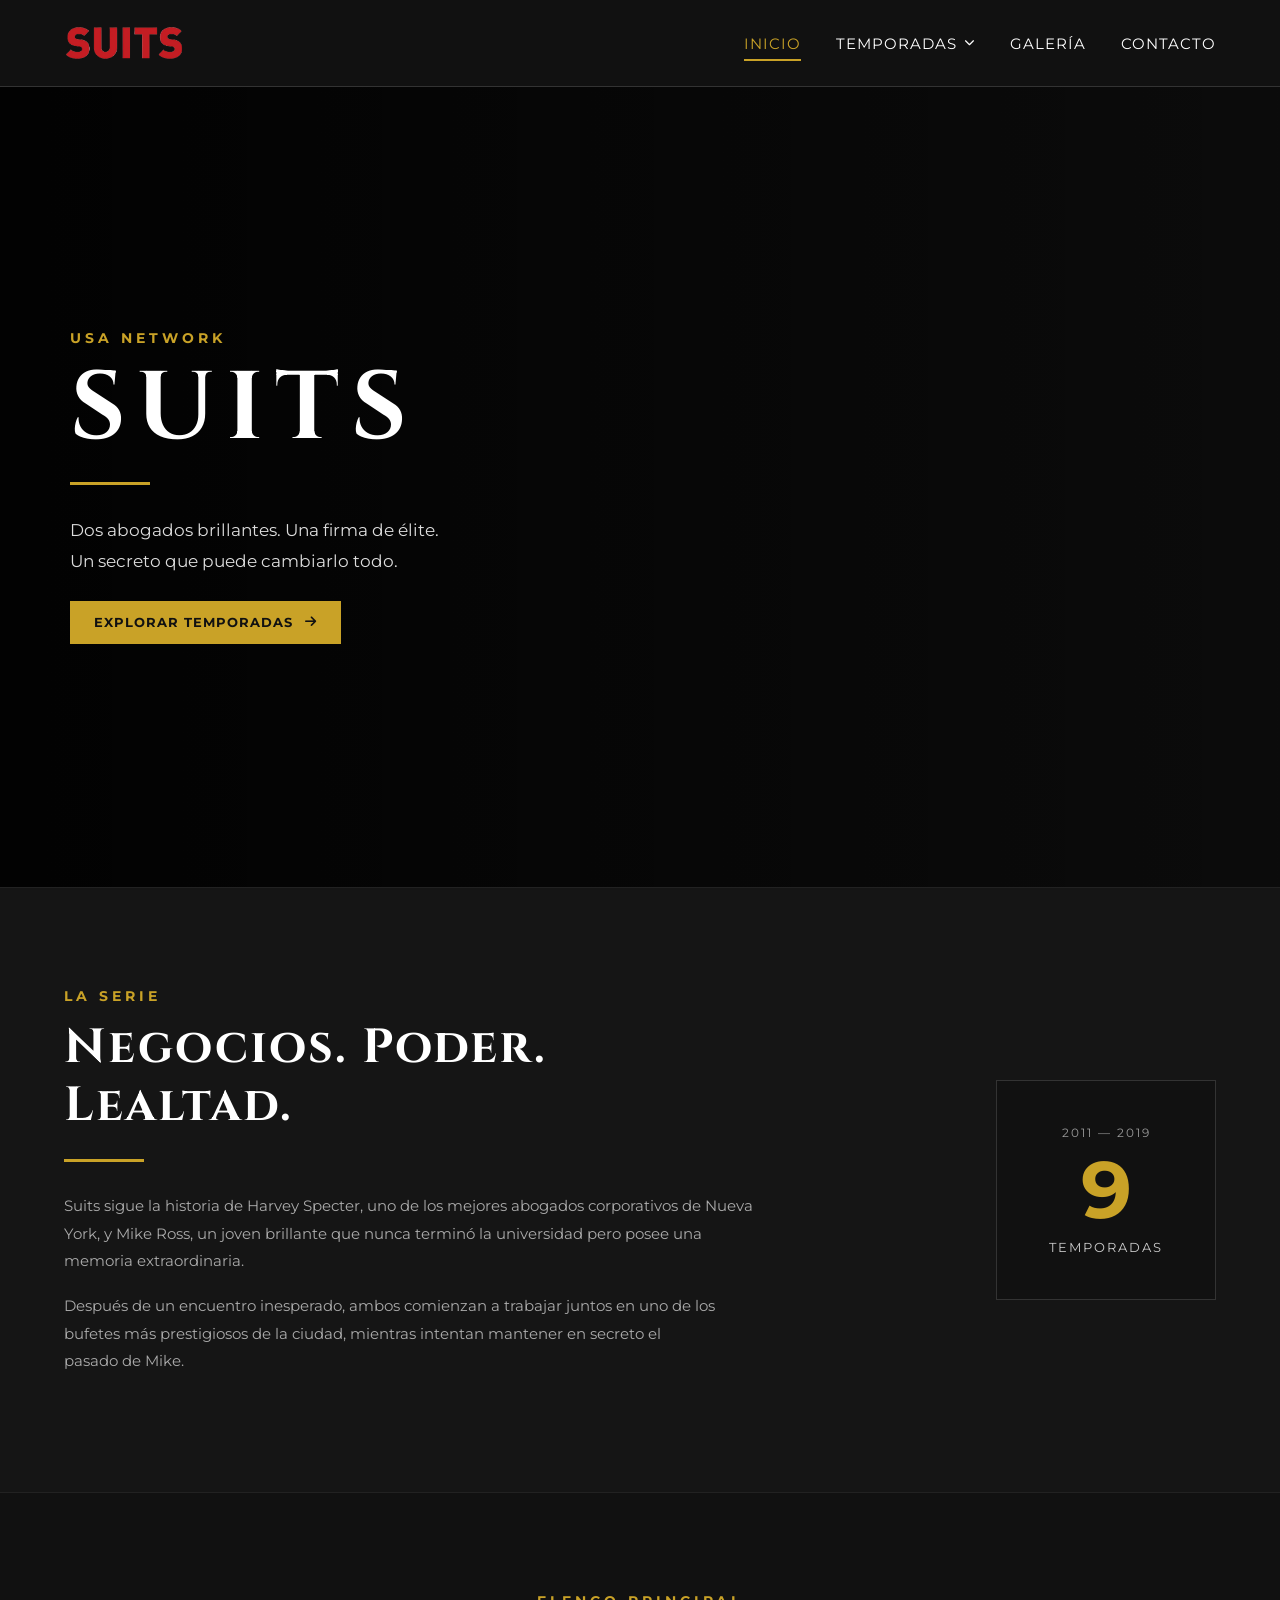
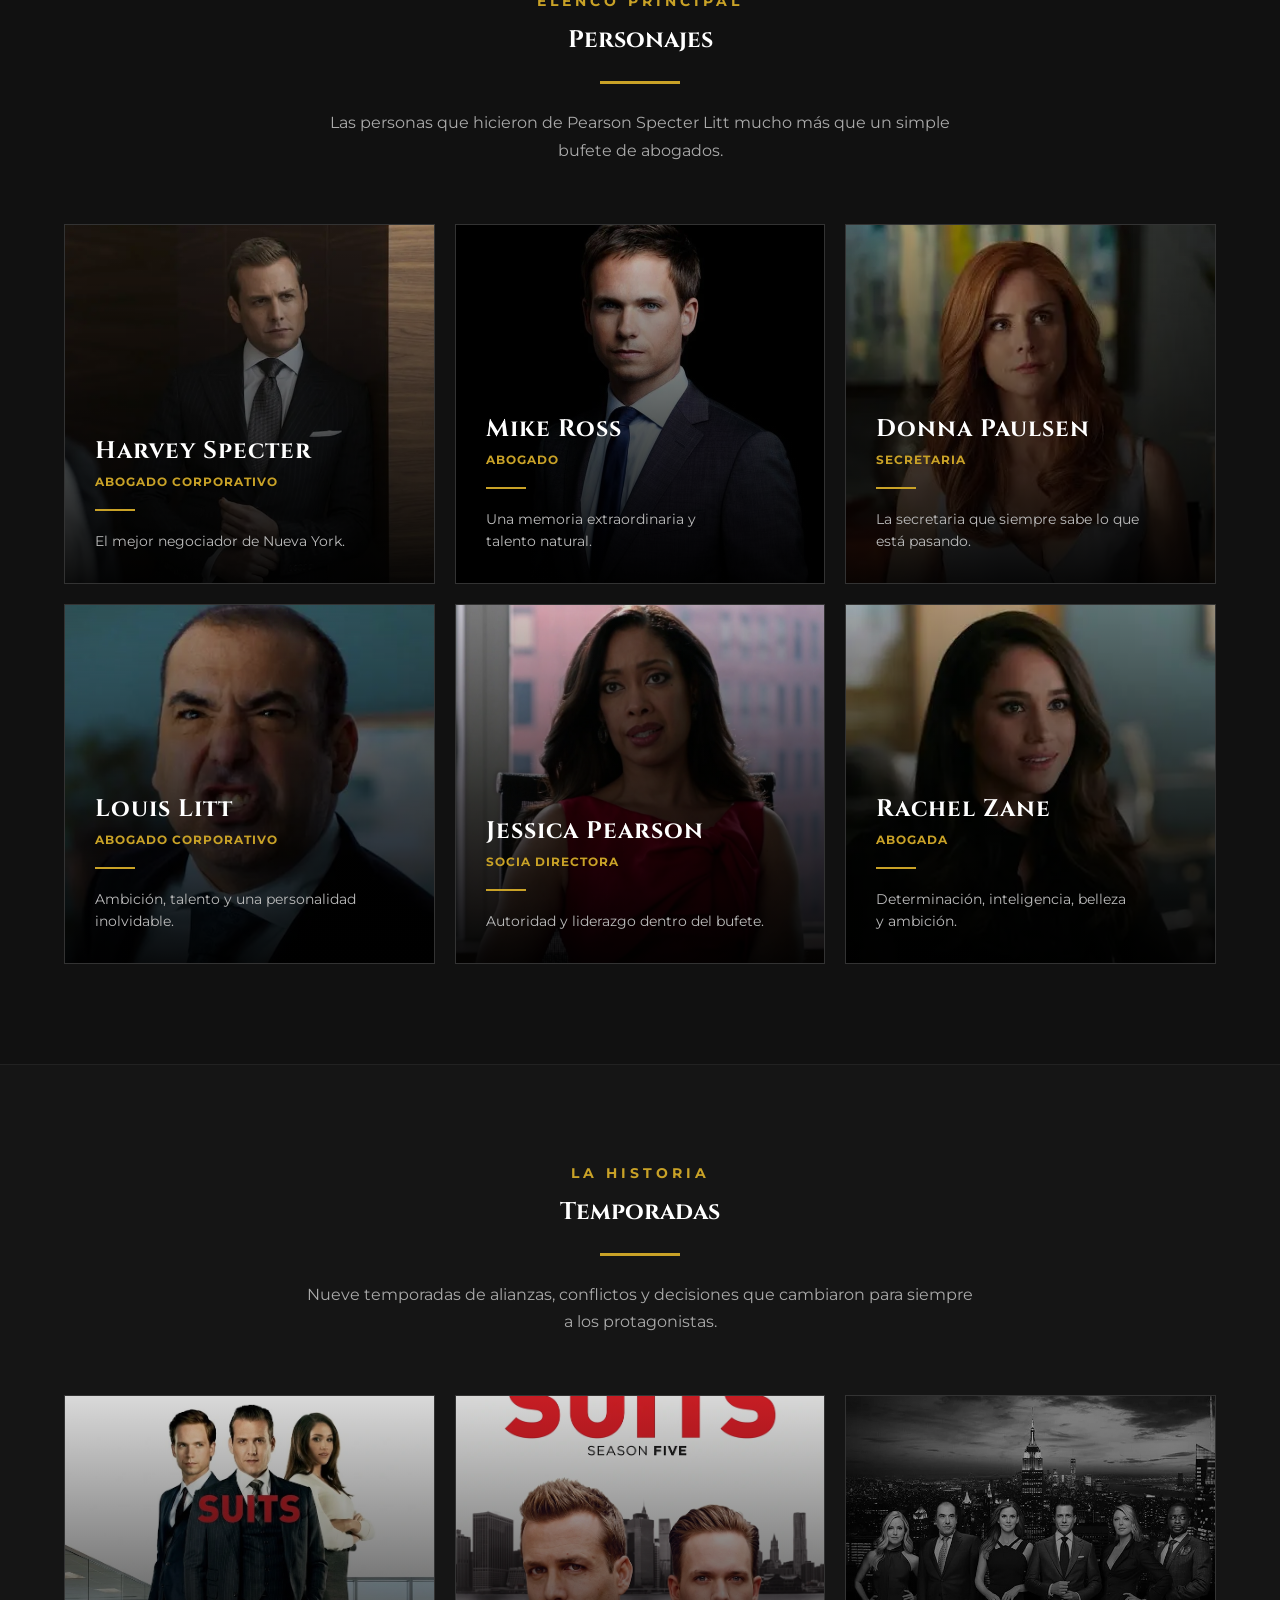
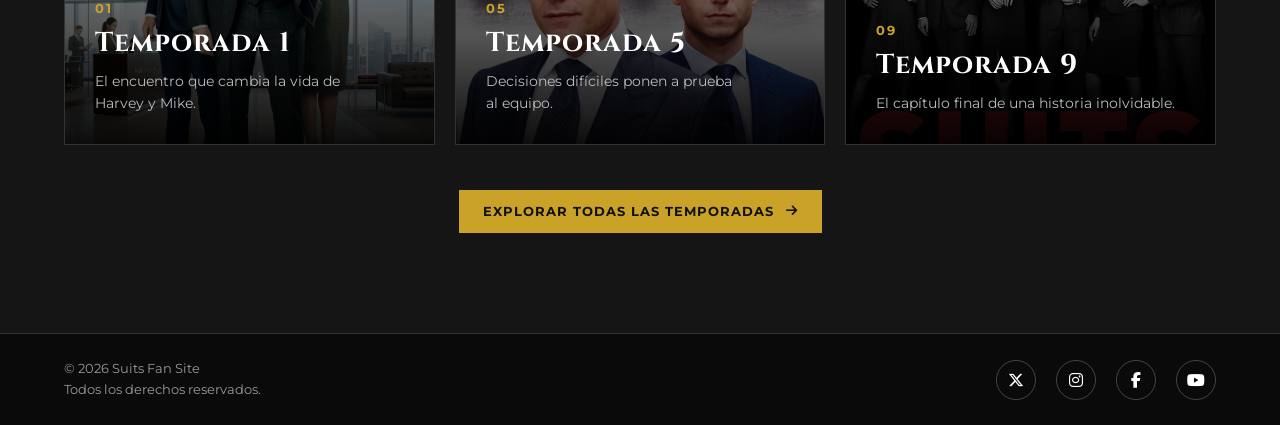
<file: index.html>
<!DOCTYPE html>
<html lang="es">

<head>
    <meta charset="UTF-8">
    <meta name="viewport" content="width=device-width, initial-scale=1.0">
    <meta name="description" content="Suits Fan Site: conoce la serie, sus personajes, temporadas y momentos destacados.">

    <title>Suits | Serie</title>

    <!-- Font Awesome -->
    <link rel="stylesheet" href="https://cdnjs.cloudflare.com/ajax/libs/font-awesome/6.5.2/css/all.min.css">
    <link rel="preconnect" href="https://fonts.googleapis.com">
    <link rel="preconnect" href="https://fonts.gstatic.com" crossorigin>
    <link
        href="https://fonts.googleapis.com/css2?family=Cinzel:wght@400;500;600;700&family=Montserrat:wght@400;500;600;700&display=swap"
        rel="stylesheet">
    <!-- Hoja de estilos -->
    <link rel="stylesheet" href="CSS/estilos.css">
</head>

<body>

    <!-- CABECERA -->
    <header class="header">
        <div class="contenedor header-contenido">

            <a href="index.html" class="logo">
                <img src="IMG/logo.webp" alt="Suits">
            </a>

            <nav class="navegacion">

                <button class="boton-menu" aria-label="Abrir menú">
                    <i class="fa-solid fa-bars"></i>
                </button>

                <ul>
                    <li><a href="index.html" class="activo">Inicio</a></li>

                    <li class="menu-desplegable">
    <a href="temporadas.html" class="enlace-temporadas">
        Temporadas
        <i class="fa-solid fa-chevron-down"></i>
    </a>

    <ul class="submenu-temporadas">
        <li>
            <a href="temporada.html?temporada=1">Temporada 1</a>
        </li>
        <li>
            <a href="temporada.html?temporada=2">Temporada 2</a>
        </li>
        <li>
            <a href="temporada.html?temporada=3">Temporada 3</a>
        </li>
        <li>
            <a href="temporada.html?temporada=4">Temporada 4</a>
        </li>
        <li>
            <a href="temporada.html?temporada=5">Temporada 5</a>
        </li>
        <li>
            <a href="temporada.html?temporada=6">Temporada 6</a>
        </li>
        <li>
            <a href="temporada.html?temporada=7">Temporada 7</a>
        </li>
        <li>
            <a href="temporada.html?temporada=8">Temporada 8</a>
        </li>
        <li>
            <a href="temporada.html?temporada=9">Temporada 9</a>
        </li>
    </ul>
</li>

                    <li><a href="galerias.html">Galería</a></li>
                    <li><a href="contacto.html">Contacto</a></li>
                </ul>

            </nav>


        </div>
    </header>


    <!-- CONTENIDO PRINCIPAL -->
    <main>

        <section class="inicio">
            <video class="video-fondo" autoplay muted loop playsinline>
                <source src="IMG/intro.mp4" type="video/mp4">
                Tu navegador no soporta videos HTML5.
            </video>

            <div class="overlay-video"></div>

            <div class="contenedor contenido-inicio">
                <div class="texto-inicio">
                    <p class="subtitulo">USA NETWORK</p>

                    <h1>SUITS</h1>

                    <div class="linea-dorada"></div>

                    <p>
                        Dos abogados brillantes. Una firma de élite.
                        Un&nbsp;secreto&nbsp;que&nbsp;puede&nbsp;cambiarlo&nbsp;todo.
                    </p>

                    <a href="temporadas.html" class="boton-principal">
                        Explorar temporadas
                        <i class="fa-solid fa-arrow-right"></i>
                    </a>
                </div>
            </div>
        </section>
        <section class="introduccion">
            <div class="contenedor contenido-introduccion">

                <div class="texto-introduccion">
                    <p class="subtitulo">LA SERIE</p>

                    <h2>Negocios. Poder. Lealtad.</h2>

                    <div class="linea-dorada"></div>

                    <p>
                        Suits sigue la historia de Harvey Specter, uno de los mejores
                        abogados corporativos de Nueva York, y Mike Ross, un joven
                        brillante que nunca terminó la universidad pero posee una
                        memoria&nbsp;extraordinaria.
                    </p>

                    <p>
                        Después de un encuentro inesperado, ambos comienzan a trabajar
                        juntos en uno de los bufetes más prestigiosos de la ciudad,
                        mientras intentan mantener en secreto el pasado&nbsp;de&nbsp;Mike.
                    </p>
                </div>

                <div class="dato-introduccion">
                    <span>2011 — 2019</span>
                    <strong>9</strong>
                    <p>Temporadas</p>
                </div>

            </div>
        </section>
        <section class="personajes">
            <div class="contenedor">

                <div class="titulo-seccion">
                    <p class="subtitulo">ELENCO PRINCIPAL</p>
                    <h2>Personajes</h2>
                    <div class="linea-dorada"></div>
                    <p>
                        Las personas que hicieron de Pearson Specter Litt mucho más
                        que un simple bufete&nbsp;de&nbsp;abogados.
                    </p>
                </div>

                <div class="lista-personajes">

                    <article class="tarjeta-personaje personaje-harvey">
                        <div class="contenido-personaje">
                            <span class="numero-personaje">01</span>

                            <div class="info-personaje">
                                <h3>Harvey Specter</h3>
                                <p>Abogado corporativo</p>
                                <div class="linea-personaje"></div>
                                <span>El mejor negociador de Nueva York.</span>
                            </div>
                        </div>
                    </article>

                    <article class="tarjeta-personaje personaje-mike">
                        <div class="contenido-personaje">
                            <span class="numero-personaje">02</span>

                            <div class="info-personaje">
                                <h3>Mike Ross</h3>
                                <p>Abogado</p>
                                <div class="linea-personaje"></div>
                                <span>Una memoria extraordinaria y talento&nbsp;natural.</span>
                            </div>
                        </div>
                    </article>

                    <article class="tarjeta-personaje personaje-donna">
                        <div class="contenido-personaje">
                            <span class="numero-personaje">03</span>

                            <div class="info-personaje">
                                <h3>Donna Paulsen</h3>
                                <p>Secretaria</p>
                                <div class="linea-personaje"></div>
                                <span>La secretaria que siempre sabe lo que está&nbsp;pasando.</span>
                            </div>
                        </div>
                    </article>

                    <article class="tarjeta-personaje personaje-louis">
                        <div class="contenido-personaje">
                            <span class="numero-personaje">04</span>

                            <div class="info-personaje">
                                <h3>Louis Litt</h3>
                                <p>Abogado corporativo</p>
                                <div class="linea-personaje"></div>
                                <span>Ambición, talento y una personalidad inolvidable.</span>
                            </div>
                        </div>
                    </article>

                    <article class="tarjeta-personaje personaje-jessica">
                        <div class="contenido-personaje">
                            <span class="numero-personaje">05</span>

                            <div class="info-personaje">
                                <h3>Jessica Pearson</h3>
                                <p>Socia directora</p>
                                <div class="linea-personaje"></div>
                                <span>Autoridad y liderazgo dentro del&nbsp;bufete.</span>
                            </div>
                        </div>
                    </article>

                    <article class="tarjeta-personaje personaje-rachel">
                        <div class="contenido-personaje">
                            <span class="numero-personaje">06</span>

                            <div class="info-personaje">
                                <h3>Rachel Zane</h3>
                                <p>Abogada</p>
                                <div class="linea-personaje"></div>
                                <span>Determinación, inteligencia, belleza y&nbsp;ambición.</span>
                            </div>
                        </div>
                    </article>

                </div>

            </div>
        </section>
        <section class="temporadas-destacadas">
            <div class="contenedor">

                <div class="titulo-seccion">
                    <p class="subtitulo">LA HISTORIA</p>
                    <h2>Temporadas</h2>
                    <div class="linea-dorada"></div>
                    <p>
                        Nueve temporadas de alianzas, conflictos y decisiones
                        que cambiaron para siempre a&nbsp;los&nbsp;protagonistas.
                    </p>
                </div>

                <div class="lista-destacadas">

                    <article class="destacada temporada-destacada-1">
                        <div>
                            <span>01</span>
                            <h3>Temporada 1</h3>
                            <p>
                                El encuentro que cambia la vida de Harvey&nbsp;y&nbsp;Mike.
                            </p>
                        </div>
                    </article>

                    <article class="destacada temporada-destacada-5">
                        <div>
                            <span>05</span>
                            <h3>Temporada 5</h3>
                            <p>
                                Decisiones difíciles ponen a prueba al&nbsp;equipo.
                            </p>
                        </div>
                    </article>

                    <article class="destacada temporada-destacada-9">
                        <div>
                            <span>09</span>
                            <h3>Temporada 9</h3>
                            <p>
                                El capítulo final de una historia&nbsp;inolvidable.
                            </p>
                        </div>
                    </article>

                </div>

                <div class="boton-temporadas">
                    <a href="temporadas.html" class="boton-principal">
                        Explorar todas las temporadas
                        <i class="fa-solid fa-arrow-right"></i>
                    </a>
                </div>

            </div>
        </section>

    </main>


    <!-- PIE DE SITIO -->
    <footer class="footer">

        <div class="contenedor footer-contenido">

            <div class="legales">
                <p>&copy; 2026 Suits Fan Site</p>
                <p>Todos los derechos reservados.</p>
            </div>

            <div class="redes-sociales">

                <a href="#" aria-label="X">
                    <i class="fa-brands fa-x-twitter"></i>
                </a>

                <a href="#" aria-label="Instagram">
                    <i class="fa-brands fa-instagram"></i>
                </a>

                <a href="#" aria-label="Facebook">
                    <i class="fa-brands fa-facebook-f"></i>
                </a>

                <a href="#" aria-label="YouTube">
                    <i class="fa-brands fa-youtube"></i>
                </a>

            </div>

        </div>

    </footer>
    <script src="JS/script.js"></script>
</body>

</html>
</file>
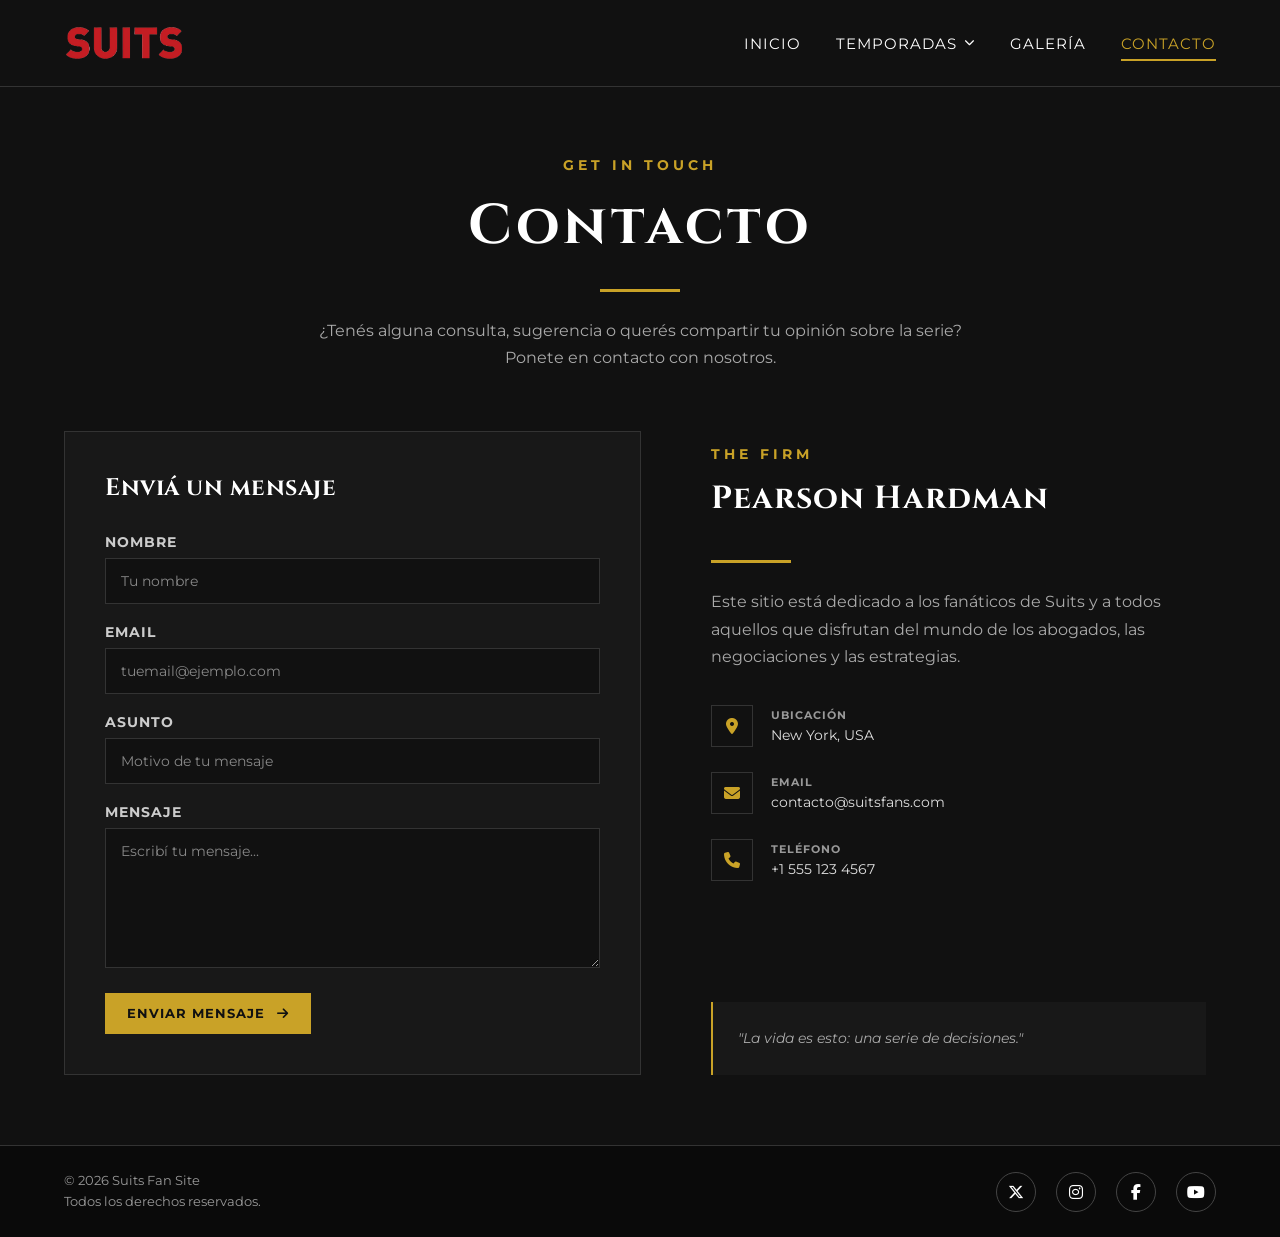
<file: contacto.html>
<!DOCTYPE html>
<html lang="es">

<head>
    <meta charset="UTF-8">
    <meta name="viewport" content="width=device-width, initial-scale=1.0">
    <meta name="description" content="Contactá con el equipo de Suits Fan Site y enviá tus consultas, sugerencias o comentarios.">

    <title>Suits | Contacto</title>

    <!-- Font Awesome -->
    <link rel="stylesheet" href="https://cdnjs.cloudflare.com/ajax/libs/font-awesome/6.5.2/css/all.min.css">
    <link rel="preconnect" href="https://fonts.googleapis.com">
    <link rel="preconnect" href="https://fonts.gstatic.com" crossorigin>
    <link
        href="https://fonts.googleapis.com/css2?family=Cinzel:wght@400;500;600;700&family=Montserrat:wght@400;500;600;700&display=swap"
        rel="stylesheet">
    <!-- Hoja de estilos -->
    <link rel="stylesheet" href="CSS/estilos.css">
</head>

<body>

    <!-- CABECERA -->
    <header class="header">
        <div class="contenedor header-contenido">

            <a href="index.html" class="logo">
                <img src="IMG/logo.webp" alt="Suits">
            </a>

            <nav class="navegacion">

                <button class="boton-menu" aria-label="Abrir menú">
                    <i class="fa-solid fa-bars"></i>
                </button>

                <ul>
                    <li><a href="index.html">Inicio</a></li>
                    <li class="menu-desplegable">
    <a href="temporadas.html" class="enlace-temporadas">
        Temporadas
        <i class="fa-solid fa-chevron-down"></i>
    </a>

    <ul class="submenu-temporadas">
        <li>
            <a href="temporada.html?temporada=1">Temporada 1</a>
        </li>
        <li>
            <a href="temporada.html?temporada=2">Temporada 2</a>
        </li>
        <li>
            <a href="temporada.html?temporada=3">Temporada 3</a>
        </li>
        <li>
            <a href="temporada.html?temporada=4">Temporada 4</a>
        </li>
        <li>
            <a href="temporada.html?temporada=5">Temporada 5</a>
        </li>
        <li>
            <a href="temporada.html?temporada=6">Temporada 6</a>
        </li>
        <li>
            <a href="temporada.html?temporada=7">Temporada 7</a>
        </li>
        <li>
            <a href="temporada.html?temporada=8">Temporada 8</a>
        </li>
        <li>
            <a href="temporada.html?temporada=9">Temporada 9</a>
        </li>
    </ul>
</li>
                    <li><a href="galerias.html">Galería</a></li>
                    <li><a href="contacto.html" class="activo">Contacto</a></li>
                </ul>

            </nav>


        </div>
    </header>


    <!-- CONTENIDO PRINCIPAL -->
    <main>

        <section class="contacto">

            <div class="contenedor">

                <!-- TÍTULO -->
                <div class="titulo-seccion">

                    <p class="subtitulo">GET IN TOUCH</p>

                    <h1>Contacto</h1>

                    <div class="linea-dorada"></div>

                    <p>
                        ¿Tenés alguna consulta, sugerencia o querés compartir
                        tu opinión sobre la serie? Ponete en contacto con nosotros.
                    </p>

                </div>


                <!-- CONTENIDO DE CONTACTO -->
                <div class="contenido-contacto">

                    <!-- FORMULARIO -->
                    <div class="formulario-contacto">

                        <h2>Enviá un mensaje</h2>

                        <form>

                            <div class="campo">
                                <label for="nombre">Nombre</label>

                                <input type="text" id="nombre" name="nombre" placeholder="Tu nombre" required>
                            </div>


                            <div class="campo">
                                <label for="email">Email</label>

                                <input type="email" id="email" name="email" placeholder="tuemail@ejemplo.com" required>
                            </div>


                            <div class="campo">
                                <label for="asunto">Asunto</label>

                                <input type="text" id="asunto" name="asunto" placeholder="Motivo de tu mensaje"
                                    required>
                            </div>


                            <div class="campo">
                                <label for="mensaje">Mensaje</label>

                                <textarea id="mensaje" name="mensaje" rows="6" placeholder="Escribí tu mensaje..."
                                    required></textarea>
                            </div>


                            <button type="submit">
                                Enviar mensaje
                                <i class="fa-solid fa-arrow-right"></i>
                            </button>

                        </form>

                    </div>


                    <!-- INFORMACIÓN -->
                    <div class="informacion-contacto">

                        <p class="subtitulo">THE FIRM</p>

                        <h2>Pearson Hardman</h2>

                        <div class="linea-dorada"></div>

                        <p>
                            Este sitio está dedicado a los fanáticos de Suits
                            y a todos aquellos que disfrutan del mundo de los
                            abogados, las negociaciones y las&nbsp;estrategias.
                        </p>


                        <div class="datos-contacto">

                            <div class="dato">
                                <i class="fa-solid fa-location-dot"></i>

                                <div>
                                    <span>Ubicación</span>
                                    <p>New York, USA</p>
                                </div>
                            </div>


                            <div class="dato">
                                <i class="fa-solid fa-envelope"></i>

                                <div>
                                    <span>Email</span>
                                    <p>contacto@suitsfans.com</p>
                                </div>
                            </div>


                            <div class="dato">
                                <i class="fa-solid fa-phone"></i>

                                <div>
                                    <span>Teléfono</span>
                                    <p>+1 555 123 4567</p>
                                </div>
                            </div>

                        </div>


                        <div class="frase-contacto">
                            <p>
                                "La vida es esto: una serie de&nbsp;decisiones."
                            </p>
                        </div>

                    </div>

                </div>

            </div>

        </section>

    </main>


    <!-- PIE DE SITIO -->
    <footer class="footer">

        <div class="contenedor footer-contenido">

            <div class="legales">
                <p>&copy; 2026 Suits Fan Site</p>
                <p>Todos los derechos reservados.</p>
            </div>

            <div class="redes-sociales">

                <a href="#" aria-label="X">
                    <i class="fa-brands fa-x-twitter"></i>
                </a>

                <a href="#" aria-label="Instagram">
                    <i class="fa-brands fa-instagram"></i>
                </a>

                <a href="#" aria-label="Facebook">
                    <i class="fa-brands fa-facebook-f"></i>
                </a>

                <a href="#" aria-label="YouTube">
                    <i class="fa-brands fa-youtube"></i>
                </a>

            </div>

        </div>

    </footer>
    <script src="JS/script.js"></script>

</body>

</html>
</file>
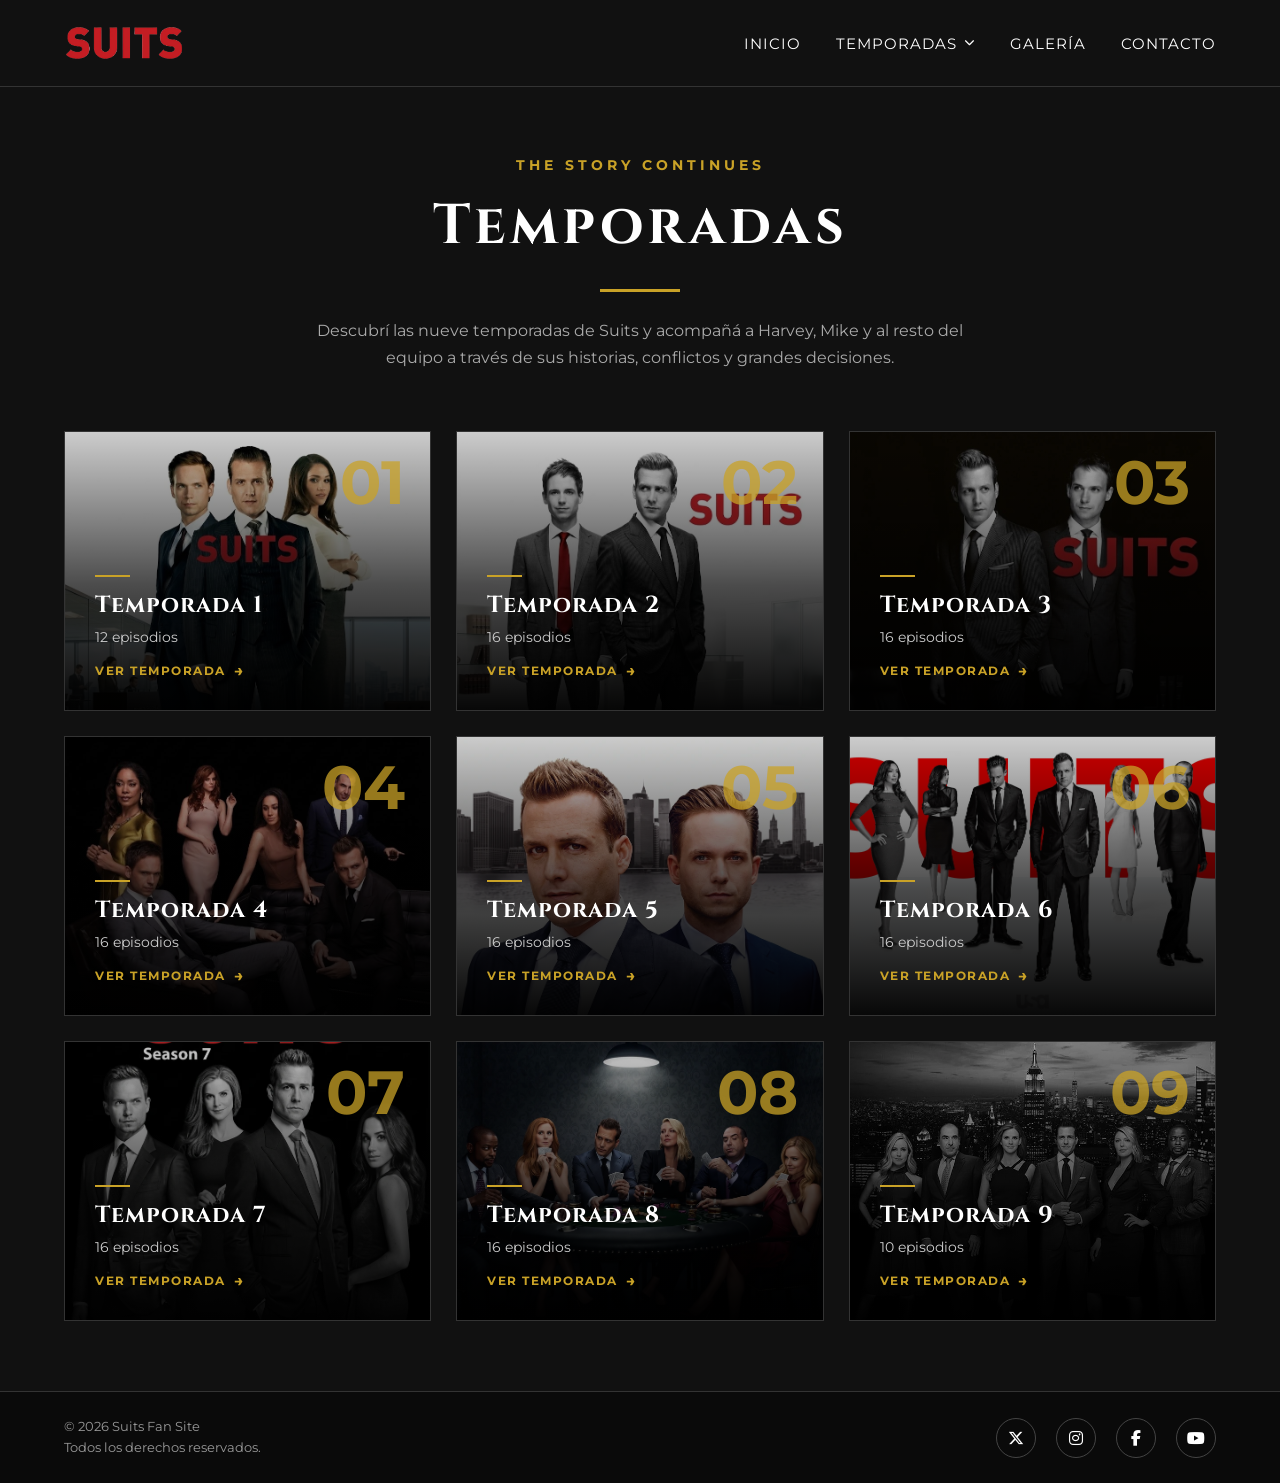
<file: temporadas.html>
<!DOCTYPE html>
<html lang="es">

<head>
    <meta charset="UTF-8">
    <meta name="viewport" content="width=device-width, initial-scale=1.0">
    <meta name="description" content="Explora las 9 temporadas de Suits y descubre la historia de Harvey Specter, Mike Ross y el resto de los personajes.">

    <title>Suits | Temporadas</title>

    <!-- Font Awesome -->
    <link rel="stylesheet" href="https://cdnjs.cloudflare.com/ajax/libs/font-awesome/6.5.2/css/all.min.css">
    <link rel="preconnect" href="https://fonts.googleapis.com">
    <link rel="preconnect" href="https://fonts.gstatic.com" crossorigin>
    <link
        href="https://fonts.googleapis.com/css2?family=Cinzel:wght@400;500;600;700&family=Montserrat:wght@400;500;600;700&display=swap"
        rel="stylesheet">
    <!-- Hoja de estilos -->
    <link rel="stylesheet" href="CSS/estilos.css">
</head>

<body>

    <!-- CABECERA -->
    <header class="header">
        <div class="contenedor header-contenido">

            <a href="index.html" class="logo">
                <img src="IMG/logo.webp" alt="Suits">
            </a>

            <nav class="navegacion">

                <button class="boton-menu" aria-label="Abrir menú">
                    <i class="fa-solid fa-bars"></i>
                </button>

                <ul>
                    <li><a href="index.html">Inicio</a></li>
                    <li class="menu-desplegable">
    <a href="temporadas.html" class="enlace-temporadas">
        Temporadas
        <i class="fa-solid fa-chevron-down"></i>
    </a>

    <ul class="submenu-temporadas">
        <li>
            <a href="temporada.html?temporada=1">Temporada 1</a>
        </li>
        <li>
            <a href="temporada.html?temporada=2">Temporada 2</a>
        </li>
        <li>
            <a href="temporada.html?temporada=3">Temporada 3</a>
        </li>
        <li>
            <a href="temporada.html?temporada=4">Temporada 4</a>
        </li>
        <li>
            <a href="temporada.html?temporada=5">Temporada 5</a>
        </li>
        <li>
            <a href="temporada.html?temporada=6">Temporada 6</a>
        </li>
        <li>
            <a href="temporada.html?temporada=7">Temporada 7</a>
        </li>
        <li>
            <a href="temporada.html?temporada=8">Temporada 8</a>
        </li>
        <li>
            <a href="temporada.html?temporada=9">Temporada 9</a>
        </li>
    </ul>
</li>
                    <li><a href="galerias.html">Galería</a></li>
                    <li><a href="contacto.html">Contacto</a></li>
                </ul>

            </nav>


        </div>
    </header>


    <!-- CONTENIDO PRINCIPAL -->
    <main>

        <section class="temporadas">

            <div class="contenedor">

                <div class="titulo-seccion">
                    <p class="subtitulo">THE STORY CONTINUES</p>

                    <h1>Temporadas</h1>

                    <div class="linea-dorada"></div>

                    <p>
                        Descubrí las nueve temporadas de Suits y acompañá a
                        Harvey, Mike y al resto del equipo a través de sus
                        historias, conflictos y grandes decisiones.
                    </p>
                </div>


                <!-- TARJETAS DE TEMPORADAS -->

                <div class="lista-temporadas">

                    <article class="tarjeta-temporada temporada-1">
                        <div class="numero-temporada">01</div>

                        <div class="contenido-tarjeta">
                            <h2>Temporada 1</h2>
                            <p>12 episodios</p>
                            <a href="temporada.html?temporada=1">Ver temporada</a>
                        </div>
                    </article>


                    <article class="tarjeta-temporada temporada-2">
                        <div class="numero-temporada">02</div>

                        <div class="contenido-tarjeta">
                            <h2>Temporada 2</h2>
                            <p>16 episodios</p>
                            <a href="temporada.html?temporada=2">Ver temporada</a>
                        </div>
                    </article>


                    <article class="tarjeta-temporada temporada-3">
                        <div class="numero-temporada">03</div>

                        <div class="contenido-tarjeta">
                            <h2>Temporada 3</h2>
                            <p>16 episodios</p>
                            <a href="temporada.html?temporada=3">Ver temporada</a>
                        </div>
                    </article>


                    <article class="tarjeta-temporada temporada-4">
                        <div class="numero-temporada">04</div>

                        <div class="contenido-tarjeta">
                            <h2>Temporada 4</h2>
                            <p>16 episodios</p>
                            <a href="temporada.html?temporada=4">Ver temporada</a>
                        </div>
                    </article>


                    <article class="tarjeta-temporada temporada-5">
                        <div class="numero-temporada">05</div>

                        <div class="contenido-tarjeta">
                            <h2>Temporada 5</h2>
                            <p>16 episodios</p>
                            <a href="temporada.html?temporada=5">Ver temporada</a>
                        </div>
                    </article>


                    <article class="tarjeta-temporada temporada-6">
                        <div class="numero-temporada">06</div>

                        <div class="contenido-tarjeta">
                            <h2>Temporada 6</h2>
                            <p>16 episodios</p>
                            <a href="temporada.html?temporada=6">Ver temporada</a>
                        </div>
                    </article>


                    <article class="tarjeta-temporada temporada-7">
                        <div class="numero-temporada">07</div>

                        <div class="contenido-tarjeta">
                            <h2>Temporada 7</h2>
                            <p>16 episodios</p>
                            <a href="temporada.html?temporada=7">Ver temporada</a>
                        </div>
                    </article>


                    <article class="tarjeta-temporada temporada-8">
                        <div class="numero-temporada">08</div>

                        <div class="contenido-tarjeta">
                            <h2>Temporada 8</h2>
                            <p>16 episodios</p>
                            <a href="temporada.html?temporada=8">Ver temporada</a>
                        </div>
                    </article>


                    <article class="tarjeta-temporada temporada-9">
                        <div class="numero-temporada">09</div>

                        <div class="contenido-tarjeta">
                            <h2>Temporada 9</h2>
                            <p>10 episodios</p>
                            <a href="temporada.html?temporada=9">Ver temporada</a>
                        </div>
                    </article>

                </div>


            </div>

        </section>

    </main>


    <!-- PIE DE SITIO -->
    <footer class="footer">

        <div class="contenedor footer-contenido">

            <div class="legales">
                <p>&copy; 2026 Suits Fan Site</p>
                <p>Todos los derechos reservados.</p>
            </div>

            <div class="redes-sociales">

                <a href="#" aria-label="X">
                    <i class="fa-brands fa-x-twitter"></i>
                </a>

                <a href="#" aria-label="Instagram">
                    <i class="fa-brands fa-instagram"></i>
                </a>

                <a href="#" aria-label="Facebook">
                    <i class="fa-brands fa-facebook-f"></i>
                </a>

                <a href="#" aria-label="YouTube">
                    <i class="fa-brands fa-youtube"></i>
                </a>

            </div>

        </div>

    </footer>
    <script src="JS/script.js"></script>
</body>

</html>
</file>
<file: CSS/estilos.css>
/* =========================================================
   SUITS FAN SITE — ESTILOS PRINCIPALES
   ========================================================= */


/* =========================================================
   1. ESTILOS GENERALES
   ========================================================= */

* {
    margin: 0;
    padding: 0;
    box-sizing: border-box;
}

html {
    scroll-behavior: smooth;
}

body {
    min-height: 100vh;
    display: flex;
    flex-direction: column;

    font-family: "Montserrat", sans-serif;
    color: #ffffff;
    background-color: #111111;
}

main {
    flex: 1;
}

.contenedor {
    width: 90%;
    max-width: 1200px;
    margin: 0 auto;
}

h1,
h2,
h3,
.logo {
    font-family: "Cinzel", serif;
}


/* =========================================================
   2. ELEMENTOS GENERALES
   ========================================================= */

.subtitulo {
    margin-bottom: 15px;

    color: #c9a227;
    font-size: 0.85rem;
    font-weight: bold;
    letter-spacing: 4px;
}

.linea-dorada {
    width: 80px;
    height: 3px;
    margin: 25px 0 30px;

    background-color: #c9a227;
}

.titulo-seccion {
    max-width: 700px;
    margin: 0 auto 60px;

    text-align: center;
}

.titulo-seccion h1 {
    margin-bottom: 20px;

    font-size: 3.5rem;
    letter-spacing: 4px;
}

.titulo-seccion .linea-dorada {
    margin: 25px auto;
}

.titulo-seccion > p:last-child {
    color: #aaaaaa;
    line-height: 1.7;
}


/* =========================================================
   3. HEADER
   ========================================================= */

.header {
    padding: 25px 0;

    background-color: #111111;
    border-bottom: 1px solid #333333;
}

.header-contenido {
    display: flex;
    justify-content: space-between;
    align-items: center;
}


/* LOGO */

.logo {
    display: flex;
    align-items: center;

    color: #ffffff;
    text-decoration: none;

    transition: color 0.3s ease;
}

.logo img {
    display: block;

    width: 120px;
    height: auto;
}

.logo:hover {
    color: #c9a227;
}


/* NAVEGACIÓN */

.navegacion ul {
    display: flex;
    gap: 35px;

    list-style: none;
}

.navegacion a {
    position: relative;

    color: #ffffff;
    text-decoration: none;

    font-size: 0.95rem;
    text-transform: uppercase;
    letter-spacing: 1px;

    transition: color 0.3s ease;
}

.navegacion a::after {
    content: "";

    position: absolute;
    left: 0;
    bottom: -8px;

    width: 0;
    height: 2px;

    background-color: #c9a227;

    transition: width 0.3s ease;
}

.navegacion a:hover,
.navegacion a.activo {
    color: #c9a227;
}

.navegacion a:hover::after,
.navegacion a.activo::after {
    width: 100%;
}


/* =========================================================
   4. BOTONES
   ========================================================= */

.boton-principal {
    display: inline-flex;
    align-items: center;
    gap: 12px;

    padding: 14px 24px;

    color: #111111;
    background-color: #c9a227;

    text-decoration: none;
    font-size: 0.8rem;
    font-weight: bold;
    text-transform: uppercase;
    letter-spacing: 1px;

    transition:
        background-color 0.3s ease,
        transform 0.3s ease;
}

.boton-principal:hover {
    background-color: #ffffff;
    transform: translateX(5px);
}


/* =========================================================
   5. INICIO — HERO
   ========================================================= */

.inicio {
    position: relative;

    min-height: calc(100vh - 100px);

    display: flex;
    align-items: center;

    overflow: hidden;
}

.video-fondo {
    position: absolute;
    inset: 0;

    width: 100%;
    height: 100%;

    object-fit: cover;
    z-index: 0;
}

.overlay-video {
    position: absolute;
    inset: 0;

    width: 100%;
    height: 100%;

    background:
        linear-gradient(
            90deg,
            rgba(0, 0, 0, 0.9) 0%,
            rgba(0, 0, 0, 0.65) 45%,
            rgba(0, 0, 0, 0.35) 100%
        );

    z-index: 1;
}

.contenido-inicio {
    position: relative;
    z-index: 2;

    display: flex;
    align-items: center;

    width: 100%;
    padding: 0 30px;
}

.texto-inicio {
    max-width: 650px;
}

.texto-inicio h1 {
    font-size: 6rem;
    line-height: 1;
    font-weight: 700;
    letter-spacing: 12px;
}

.texto-inicio p:not(.subtitulo) {
    max-width: 550px;
    margin-bottom: 25px;

    color: #dddddd;
    font-size: 1.05rem;
    line-height: 1.8;
}

.texto-inicio .linea-dorada {
    margin: 25px 0 30px;
}


/* =========================================================
   6. INICIO — INTRODUCCIÓN
   ========================================================= */

.introduccion {
    padding: 100px 0;

    background-color: #151515;

    border-top: 1px solid #222222;
    border-bottom: 1px solid #222222;
}

.contenido-introduccion {
    display: flex;
    justify-content: space-between;
    align-items: center;
    gap: 80px;
}

.texto-introduccion {
    flex: 1;
    max-width: 700px;
}

.texto-introduccion h2 {
    font-size: 3rem;
    line-height: 1.2;
    letter-spacing: 2px;
}

.texto-introduccion p:not(.subtitulo) {
    margin-bottom: 18px;

    color: #aaaaaa;
    font-size: 0.95rem;
    line-height: 1.8;
}

.texto-introduccion .linea-dorada {
    margin: 25px 0 30px;
}

.dato-introduccion {
    width: 220px;
    min-width: 220px;
    height: 220px;

    display: flex;
    flex-direction: column;
    justify-content: center;
    align-items: center;

    background-color: #111111;
    border: 1px solid #333333;

    text-align: center;
}

.dato-introduccion span {
    color: #999999;
    font-size: 0.75rem;
    letter-spacing: 2px;
}

.dato-introduccion strong {
    margin: 10px 0;

    color: #c9a227;
    font-size: 5rem;
    line-height: 1;
}

.dato-introduccion p {
    color: #cccccc;

    font-size: 0.8rem;
    text-transform: uppercase;
    letter-spacing: 2px;
}


/* =========================================================
   7. INICIO — PERSONAJES
   ========================================================= */

.personajes {
    padding: 100px 0;
}

.lista-personajes {
    display: flex;
    flex-wrap: wrap;
    gap: 20px;
}

.tarjeta-personaje {
    position: relative;

    flex: 1 1 calc(33.333% - 20px);

    min-width: 280px;
    height: 360px;

    display: flex;
    align-items: flex-end;

    padding: 30px;

    overflow: hidden;

    background-color: #181818;
    background-size: 100%;
    background-position: center;

    border: 1px solid #333333;

    transition:
        transform 0.3s ease,
        border-color 0.3s ease,
        background-size 0.5s ease;
}

.tarjeta-personaje::before {
    content: "";

    position: absolute;
    inset: 0;

    background:
        linear-gradient(
            to top,
            rgba(0, 0, 0, 0.95) 0%,
            rgba(0, 0, 0, 0.65) 45%,
            rgba(0, 0, 0, 0.15) 100%
        );

    z-index: 1;

    transition: background 0.4s ease;
}

.contenido-personaje,
.info-personaje {
    position: relative;
    z-index: 2;
}

.contenido-personaje {
    width: 100%;
}

.numero-personaje {
    position: absolute;
    top: -285px;
    right: 0;

    color: #c9a227;
    font-size: 2.5rem;
    font-weight: bold;
    line-height: 1;

    opacity: 0.8;
    z-index: 2;
}

.tarjeta-personaje h3 {
    margin: 0;

    color: #ffffff;
    font-size: 1.5rem;
    letter-spacing: 1px;
}

.tarjeta-personaje .info-personaje > p {
    margin-top: 7px;

    color: #c9a227;

    font-size: 0.75rem;
    font-weight: bold;
    text-transform: uppercase;
    letter-spacing: 1px;
}

.linea-personaje {
    width: 40px;
    height: 2px;

    margin: 20px 0;

    background-color: #c9a227;
}

.tarjeta-personaje .info-personaje > span:last-child {
    color: #bbbbbb;
    font-size: 0.85rem;
    line-height: 1.6;
}

.tarjeta-personaje:hover {
    transform: translateY(-6px);
    border-color: #c9a227;
    background-size: 108%;
}

.tarjeta-personaje:hover::before {
    background:
        linear-gradient(
            to top,
            rgba(0, 0, 0, 0.98) 0%,
            rgba(0, 0, 0, 0.55) 55%,
            rgba(0, 0, 0, 0.1) 100%
        );
}


/* IMÁGENES DE PERSONAJES */

.personaje-harvey {
    background-image: url("../IMG/harvey.webp");
    background-position: center 5%;
}

.personaje-mike {
    background-image: url("../IMG/mike.webp");
    background-position: center 0%;
}

.personaje-donna {
    background-image: url("../IMG/donna.webp");
    background-position: center 20%;
}

.personaje-louis {
    background-image: url("../IMG/louis.webp");
    background-position: center 15%;
}

.personaje-jessica {
    background-image: url("../IMG/jessica.webp");
    background-position: center 5%;
}

.personaje-rachel {
    background-image: url("../IMG/rachel.webp");
    background-position: center 10%;
}


/* =========================================================
   8. INICIO — TEMPORADAS DESTACADAS
   ========================================================= */

.temporadas-destacadas {
    padding: 100px 0;

    background-color: #151515;
    border-top: 1px solid #222222;
}

.lista-destacadas {
    display: flex;
    gap: 20px;
}

.destacada {
    position: relative;

    flex: 1;
    height: 350px;

    display: flex;
    align-items: flex-end;

    padding: 30px;

    overflow: hidden;

    background-size: cover;
    background-position: center;

    border: 1px solid #333333;

    transition:
        transform 0.3s ease,
        border-color 0.3s ease;
}

.destacada::before {
    content: "";

    position: absolute;
    inset: 0;

    background:
        linear-gradient(
            to top,
            rgba(0, 0, 0, 0.95) 0%,
            rgba(0, 0, 0, 0.55) 45%,
            rgba(0, 0, 0, 0.15) 100%
        );
}

.destacada > div {
    position: relative;
    z-index: 1;
}

.destacada > div > span {
    display: block;
    margin-bottom: 8px;

    color: #c9a227;
    font-size: 0.8rem;
    font-weight: bold;
    letter-spacing: 2px;
}

.destacada h3 {
    margin-bottom: 10px;

    font-size: 1.7rem;
    letter-spacing: 1px;
}

.destacada p {
    max-width: 300px;

    color: #bbbbbb;
    font-size: 0.9rem;
    line-height: 1.5;
}

.destacada:hover {
    transform: translateY(-6px);
    border-color: #c9a227;
}

.boton-temporadas {
    display: flex;
    justify-content: center;
    margin-top: 45px;
}


/* IMÁGENES DESTACADAS */

.temporada-destacada-1 {
    background-image: url("../IMG/temporada01.webp");
    background-position: center 5%;
}

.temporada-destacada-5 {
    background-image: url("../IMG/temporada05.webp");
    background-position: center 50%;
}

.temporada-destacada-9 {
    background-image: url("../IMG/temporada09.webp");
    background-position: center 35%;
}


/* =========================================================
   9. TEMPORADAS
   ========================================================= */

.temporadas {
    padding: 70px 0;
}

.lista-temporadas {
    display: flex;
    flex-wrap: wrap;
    gap: 25px;
}

.tarjeta-temporada {
    position: relative;

    flex: 1 1 calc(33.333% - 25px);

    min-width: 280px;
    height: 280px;

    display: flex;
    flex-direction: column;
    justify-content: flex-end;

    padding: 30px;

    overflow: hidden;

    background-color: #181818;
    background-size: cover;
    background-position: center;

    border: 1px solid #333333;

    transition:
        transform 0.35s ease,
        border-color 0.35s ease;
}

.tarjeta-temporada::before {
    content: "";

    position: absolute;
    inset: 0;

    background:
        linear-gradient(
            to top,
            rgba(0, 0, 0, 0.97) 0%,
            rgba(0, 0, 0, 0.70) 45%,
            rgba(0, 0, 0, 0.20) 100%
        );

    z-index: 1;

    transition: background 0.4s ease;
}

.numero-temporada {
    position: absolute;
    top: 20px;
    right: 25px;

    color: #c9a227;

    font-size: 3.8rem;
    font-weight: 700;
    line-height: 1;

    opacity: 0.75;
    z-index: 2;

    transition:
        transform 0.35s ease,
        opacity 0.35s ease;
}

.contenido-tarjeta {
    position: relative;

    display: flex;
    flex-direction: column;
    gap: 8px;

    z-index: 2;
}

.contenido-tarjeta::before {
    content: "";

    width: 35px;
    height: 2px;

    margin-bottom: 4px;

    background-color: #c9a227;

    transition: width 0.35s ease;
}

.contenido-tarjeta h2 {
    font-size: 1.45rem;
    letter-spacing: 1px;
}

.contenido-tarjeta p {
    color: #cccccc;
    font-size: 0.85rem;
}

.contenido-tarjeta a {
    width: fit-content;

    display: inline-flex;
    align-items: center;
    gap: 8px;

    margin-top: 8px;

    color: #c9a227;

    font-size: 0.78rem;
    font-weight: 700;

    text-decoration: none;
    text-transform: uppercase;
    letter-spacing: 1.5px;

    transition:
        color 0.3s ease,
        gap 0.3s ease;
}

.contenido-tarjeta a::after {
    content: "→";

    font-size: 1rem;

    transition: transform 0.3s ease;
}

.contenido-tarjeta a:hover {
    gap: 12px;
    color: #ffffff;
}

.contenido-tarjeta a:hover::after {
    transform: translateX(3px);
}

.tarjeta-temporada:hover {
    transform: translateY(-7px);
    border-color: #c9a227;
}

.tarjeta-temporada:hover .numero-temporada {
    transform: translateY(-4px);
    opacity: 1;
}

.tarjeta-temporada:hover .contenido-tarjeta::before {
    width: 60px;
}


/* IMÁGENES DE TEMPORADAS */

.temporada-1 {
    background-image: url("../IMG/temporada01.webp");
    background-position: center 0%;
}

.temporada-2 {
    background-image: url("../IMG/temporada02.webp");
    background-position: center 10%;
}

.temporada-3 {
    background-image: url("../IMG/temporada03.webp");
    background-position: center 0%;
}

.temporada-4 {
    background-image: url("../IMG/temporada04.webp");
}

.temporada-5 {
    background-image: url("../IMG/temporada05.webp");
    background-position: center 65%;
}

.temporada-6 {
    background-image: url("../IMG/temporada06.webp");
}

.temporada-7 {
    background-image: url("../IMG/temporada07.webp");
    background-position: center 35%;
}

.temporada-8 {
    background-image: url("../IMG/temporada08.webp");
    background-position: center 65%;
}

.temporada-9 {
    background-image: url("../IMG/temporada09.webp");
    background-position: center 35%;
}


/* =========================================================
   10. GALERÍA
   ========================================================= */

.galeria {
    padding: 70px 0;
}

.contenedor-galeria {
    display: flex;
    flex-wrap: wrap;
    gap: 20px;
}

.foto {
    position: relative;

    flex: 1 1 calc(25% - 20px);

    min-width: 250px;
    height: 300px;

    overflow: hidden;

    background-color: #222222;
    border: 1px solid #333333;

    cursor: pointer;
}

.foto-grande {
    flex: 2 1 calc(50% - 20px);
}

.foto img {
    display: block;

    width: 100%;
    height: 100%;

    object-fit: cover;

    transition:
        transform 0.5s ease,
        filter 0.5s ease;
}

.foto::after {
    content: "";

    position: absolute;
    inset: 0;

    background:
        linear-gradient(
            to top,
            rgba(0, 0, 0, 0.9),
            rgba(0, 0, 0, 0.1)
        );

    opacity: 0.7;

    transition: opacity 0.4s ease;
}

.info-foto {
    position: absolute;

    left: 25px;
    right: 25px;
    bottom: 25px;

    z-index: 2;

    transform: translateY(15px);
    opacity: 0;

    transition:
        opacity 0.4s ease,
        transform 0.4s ease;
}

.info-foto h2 {
    margin-bottom: 5px;

    color: #ffffff;
    font-size: 1.3rem;
}

.info-foto p {
    color: #cccccc;
    font-size: 0.85rem;
}

.foto:hover img {
    transform: scale(1.08);
    filter: brightness(0.65);
}

.foto:hover::after {
    opacity: 1;
}

.foto:hover .info-foto {
    opacity: 1;
    transform: translateY(0);
}


/* =========================================================
   LIGHTBOX
   ========================================================= */

.lightbox {
    position: fixed;

    inset: 0;

    z-index: 1000;

    display: flex;
    align-items: center;
    justify-content: center;

    padding: 40px;

    background-color: rgba(0, 0, 0, 0.94);

    opacity: 0;
    visibility: hidden;
    pointer-events: none;

    transition:
        opacity 0.3s ease,
        visibility 0.3s ease;
}

.lightbox.activo {
    opacity: 1;
    visibility: visible;
    pointer-events: auto;
}


/* CONTENIDO */

.lightbox-contenido {
    position: relative;

    max-width: min(1000px, 85vw);
    max-height: 85vh;

    text-align: center;
}

.lightbox-contenido img {
    display: block;

    max-width: 100%;
    max-height: 75vh;

    width: auto;
    height: auto;

    object-fit: contain;

    border: 1px solid #333333;
}


/* INFORMACIÓN */

.lightbox-info {
    padding-top: 15px;
}

.lightbox-info h2 {
    margin-bottom: 5px;

    color: #ffffff;

    font-size: 1.3rem;
}

.lightbox-info p {
    color: #aaaaaa;

    font-size: 0.85rem;
}


/* BOTONES */

.lightbox-cerrar,
.lightbox-anterior,
.lightbox-siguiente {
    position: absolute;
    z-index: 10;

    width: 45px;
    height: 45px;

    display: flex;
    align-items: center;
    justify-content: center;

    color: #ffffff;

    background-color: rgba(17, 17, 17, 0.85);

    border: 1px solid #444444;

    cursor: pointer;

    transition:
        color 0.3s ease,
        border-color 0.3s ease;
}

.lightbox-cerrar {
    top: 25px;
    right: 25px;
}

.lightbox-anterior {
    left: 25px;
    top: 50%;

    transform: translateY(-50%);
}

.lightbox-siguiente {
    right: 25px;
    top: 50%;

    transform: translateY(-50%);
}


/* HOVER */

.lightbox-cerrar:hover,
.lightbox-anterior:hover,
.lightbox-siguiente:hover {
    color: #c9a227;
    border-color: #c9a227;
}


/* BLOQUEAR SCROLL */

body.lightbox-abierto {
    overflow: hidden;
}


/* =========================================================
   11. CONTACTO
   ========================================================= */

.contacto {
    padding: 70px 0;
}

.contenido-contacto {
    display: flex;
    align-items: stretch;
    gap: 70px;
}


/* FORMULARIO */

.formulario-contacto {
    flex: 1;

    padding: 40px;

    background-color: #181818;
    border: 1px solid #333333;
}

.formulario-contacto h2 {
    margin-bottom: 30px;

    font-size: 1.5rem;
    letter-spacing: 0.5px;
}

.formulario-contacto form {
    display: flex;
    flex-direction: column;
    gap: 20px;
}

.campo {
    display: flex;
    flex-direction: column;
    gap: 8px;
}

.campo label {
    color: #cccccc;

    font-size: 0.85rem;
    font-weight: 700;

    text-transform: uppercase;
    letter-spacing: 1px;
}

.campo input,
.campo textarea {
    width: 100%;

    padding: 13px 15px;

    color: #ffffff;
    background-color: #111111;

    border: 1px solid #333333;
    outline: none;

    font-family: inherit;
    font-size: 0.9rem;

    transition:
        border-color 0.3s ease,
        box-shadow 0.3s ease;
}

.campo input {
    height: 46px;
}

.campo textarea {
    min-height: 140px;
    resize: vertical;
}

.campo input::placeholder,
.campo textarea::placeholder {
    color: #888888;
}

.campo input:focus,
.campo textarea:focus {
    border-color: #c9a227;

    box-shadow:
        0 0 0 2px rgba(201, 162, 39, 0.1);
}


/* BOTÓN DEL FORMULARIO */

.formulario-contacto button {
    width: fit-content;

    display: flex;
    align-items: center;
    gap: 12px;

    margin-top: 5px;
    padding: 13px 22px;

    color: #111111;
    background-color: #c9a227;

    border: none;

    font-family: inherit;
    font-size: 0.8rem;
    font-weight: 700;

    text-transform: uppercase;
    letter-spacing: 1px;

    cursor: pointer;

    transition:
        background-color 0.3s ease,
        transform 0.3s ease;
}

.formulario-contacto button:hover {
    background-color: #ffffff;
    transform: translateX(5px);
}


/* INFORMACIÓN DE CONTACTO */

.informacion-contacto {
    flex: 1;

    display: flex;
    flex-direction: column;

    padding: 15px 10px 0 0;
}

.informacion-contacto h2 {
    margin-bottom: 20px;

    font-size: 2rem;
    letter-spacing: 1px;
}

.informacion-contacto .linea-dorada {
    margin: 20px 0 25px;
}

.informacion-contacto > p:not(.subtitulo) {
    max-width: 520px;
    margin-bottom: 35px;

    color: #aaaaaa;

    line-height: 1.7;
}


/* DATOS DE CONTACTO */

.datos-contacto {
    display: flex;
    flex-direction: column;
    gap: 25px;
}

.dato {
    display: flex;
    align-items: center;
    gap: 18px;
}

.dato i {
    width: 42px;
    height: 42px;

    flex-shrink: 0;

    display: flex;
    justify-content: center;
    align-items: center;

    color: #c9a227;

    border: 1px solid #333333;

    transition:
        color 0.3s ease,
        border-color 0.3s ease;
}

.dato:hover i {
    color: #ffffff;
    border-color: #c9a227;
}

.dato span {
    display: block;

    margin-bottom: 4px;

    color: #999999;

    font-size: 0.7rem;
    font-weight: 700;

    text-transform: uppercase;
    letter-spacing: 1px;
}

.dato p {
    color: #dddddd;

    font-size: 0.9rem;
}


/* FRASE */

.frase-contacto {
    margin-top: auto;
    padding: 25px;

    background-color: #181818;

    border-left: 2px solid #c9a227;
}

.frase-contacto p {
    color: #aaaaaa;

    font-size: 0.9rem;
    font-style: italic;
    line-height: 1.6;
}


/* MENSAJE DE ÉXITO */

.mensaje-exito {
    margin-top: 10px;
    padding: 12px;

    color: #c9a227;
    background-color: #181818;

    border: 1px solid #333333;

    text-align: center;

    font-size: 0.9rem;
}


/* =========================================================
   12. DETALLE DE TEMPORADA
   ========================================================= */

.detalle-temporada {
    padding: 90px 0;

    background-color: #111111;
}

.contenido-detalle {
    display: flex;
    align-items: center;
    justify-content: space-between;
    gap: 70px;
}


/* INFORMACIÓN */

.texto-detalle {
    flex: 1;
    max-width: 600px;
}

.texto-detalle .subtitulo {
    margin-bottom: 12px;
}

.texto-detalle h1 {
    margin-bottom: 20px;

    font-size: 3.5rem;
    line-height: 1.1;
}

.texto-detalle > p:not(.subtitulo) {
    margin-top: 25px;

    color: #cccccc;

    font-size: 1rem;
    line-height: 1.8;
}


/* DATOS */

.datos-temporada {
    display: flex;
    gap: 60px;

    margin-top: 35px;
    padding-top: 25px;

    border-top: 1px solid #333333;
}

.datos-temporada div {
    display: flex;
    flex-direction: column;
    gap: 8px;
}

.datos-temporada span {
    color: #999999;

    font-size: 0.7rem;
    font-weight: 700;
    letter-spacing: 2px;
}

.datos-temporada p {
    color: #c9a227;

    font-family: "Cinzel", serif;
    font-size: 1.4rem;
    font-weight: 600;
}


/* BOTÓN VOLVER */

.volver-temporadas {
    display: inline-flex;
    align-items: center;
    gap: 10px;

    margin-top: 40px;

    color: #c9a227;

    font-size: 0.8rem;
    font-weight: 700;

    text-decoration: none;
    text-transform: uppercase;
    letter-spacing: 1.5px;

    transition:
        color 0.3s ease,
        gap 0.3s ease;
}

.volver-temporadas:hover {
    color: #ffffff;
    gap: 14px;
}


/* IMAGEN */

.imagen-detalle {
    position: relative;

    flex: 0 0 420px;

    overflow: hidden;

    background-color: #181818;
    border: 1px solid #333333;
}

.imagen-detalle::after {
    content: "";

    position: absolute;
    inset: 0;

    border: 1px solid rgba(201, 162, 39, 0.25);

    pointer-events: none;

    transition: border-color 0.3s ease;
}

.imagen-detalle img {
    display: block;

    width: 100%;
    height: 520px;

    object-fit: cover;
}

.imagen-detalle:hover {
    border-color: #c9a227;
}

.imagen-detalle:hover::after {
    border-color: rgba(201, 162, 39, 0.7);
}


/* NAVEGACIÓN ENTRE TEMPORADAS */

.navegacion-temporadas {
    display: flex;
    justify-content: space-between;
    gap: 30px;

    margin-top: 50px;
    padding-top: 30px;

    border-top: 1px solid #333333;
}

.nav-temporada {
    display: flex;
    align-items: center;
    gap: 12px;

    color: #c9a227;
    text-decoration: none;

    transition:
        color 0.3s ease,
        gap 0.3s ease;
}

.nav-temporada span {
    display: flex;
    flex-direction: column;
    gap: 5px;
}

.nav-temporada small {
    color: #999999;

    font-size: 0.65rem;
    font-weight: 700;

    text-transform: uppercase;
    letter-spacing: 1.5px;
}

.nav-temporada strong {
    color: #ffffff;

    font-family: "Cinzel", serif;
    font-size: 0.9rem;
    font-weight: 600;
}

.nav-temporada i {
    font-size: 0.8rem;

    transition: transform 0.3s ease;
}

.nav-temporada.anterior:hover,
.nav-temporada.siguiente:hover {
    color: #ffffff;
    gap: 16px;
}

.nav-temporada.siguiente {
    text-align: right;
}

.nav-temporada.anterior:hover i {
    transform: translateX(-3px);
}

.nav-temporada.siguiente:hover i {
    transform: translateX(3px);
}


/* AJUSTE DEL TÍTULO */

#titulo-temporada {
    margin-right: -20px;
}


/* =========================================================
   13. LISTA DE EPISODIOS
   ========================================================= */

.episodios {
    padding: 90px 0 100px;

    background-color: #0a0a0a;
    border-top: 1px solid #222222;
}

.episodios .titulo-seccion {
    margin-bottom: 50px;
}

.episodios .titulo-seccion h2 {
    font-size: 2.8rem;
}

.lista-episodios {
    display: flex;
    flex-direction: column;

    border-top: 1px solid #333333;
}

.episodio {
    position: relative;

    display: grid;
    grid-template-columns: 80px 1fr auto;
    align-items: center;

    padding: 25px 20px;

    border-bottom: 1px solid #333333;

    cursor: pointer;

    transition:
        background-color 0.3s ease,
        border-color 0.3s ease;
}

.episodio:hover {
    background-color: #151515;
    border-color: #444444;
}


/* NÚMERO */

.numero-episodio {
    color: #c9a227;

    font-family: "Cinzel", serif;
    font-size: 1.4rem;
    font-weight: 600;
}


/* INFORMACIÓN */

.info-episodio {
    display: flex;
    flex-direction: column;
    gap: 6px;
}

.info-episodio h3 {
    margin: 0;

    color: #ffffff;

    font-family: "Cinzel", serif;
    font-size: 1.1rem;
    font-weight: 600;
}

.info-episodio p {
    margin: 0;

    color: #999999;

    font-size: 0.75rem;
    text-transform: uppercase;
    letter-spacing: 1px;
}


/* ÍCONO */

.icono-episodio {
    color: #c9a227;
    font-size: 0.9rem;

    transition:
        transform 0.3s ease,
        color 0.3s ease;
}

.episodio:hover .icono-episodio {
    color: #ffffff;
}


/* SINOPSIS */

.sinopsis-episodio {
    grid-column: 2 / 3;

    max-height: 0;
    overflow: hidden;

    margin-top: 0;

    color: #aaaaaa;

    font-size: 0.9rem;
    line-height: 1.7;

    opacity: 0;

    transition:
        max-height 0.4s ease,
        margin-top 0.4s ease,
        opacity 0.4s ease;
}


/* EPISODIO ABIERTO */

.episodio.abierto {
    background-color: #151515;
    border-color: #c9a227;
}

.episodio.abierto .icono-episodio {
    color: #ffffff;
    transform: rotate(90deg);
}

.episodio.abierto .sinopsis-episodio {
    max-height: 200px;
    margin-top: 15px;
    opacity: 1;
}


/* =========================================================
   14. FOOTER
   ========================================================= */

.footer {
    padding: 25px 0;

    background-color: #0a0a0a;
    border-top: 1px solid #333333;
}

.footer-contenido {
    display: flex;
    justify-content: space-between;
    align-items: center;
}

.legales {
    color: #999999;
    font-size: 0.8rem;
    line-height: 1.6;
}

.redes-sociales {
    display: flex;
    gap: 20px;
}

.redes-sociales a {
    width: 40px;
    height: 40px;

    display: flex;
    justify-content: center;
    align-items: center;

    color: #ffffff;

    border: 1px solid #444444;
    border-radius: 50%;

    text-decoration: none;

    transition: all 0.3s ease;
}

.redes-sociales a:hover {
    color: #c9a227;
    border-color: #c9a227;
    transform: translateY(-3px);
}


/* =========================================================
   15. MENÚ HAMBURGUESA
   ========================================================= */

.boton-menu {
    display: none;

    width: 42px;
    height: 42px;

    color: #ffffff;
    background-color: transparent;

    border: 1px solid #333333;

    font-size: 1.2rem;
    cursor: pointer;

    transition:
        color 0.3s ease,
        border-color 0.3s ease;
}

.boton-menu:hover {
    color: #c9a227;
    border-color: #c9a227;
}


/* =========================================================
   16. DROPDOWN DE TEMPORADAS
   ========================================================= */

.menu-desplegable {
    position: relative;
}


/* ENLACE PRINCIPAL */

.enlace-temporadas {
    display: flex;
    align-items: center;
    gap: 7px;
}

.enlace-temporadas i {
    font-size: 0.65rem;

    transition: transform 0.3s ease;
}


/* SUBMENÚ */

.menu-desplegable .submenu-temporadas {
    position: absolute;
    top: calc(100% + 12px);
    left: 50%;

    width: 190px;
    min-width: 190px;

    display: flex;
    flex-direction: column;
    gap: 0;

    padding: 8px 0;

    background-color: #181818;
    border: 1px solid #333333;

    transform: translateX(-50%);

    opacity: 0;
    visibility: hidden;
    pointer-events: none;

    transition:
        opacity 0.25s ease,
        visibility 0.25s ease;

    z-index: 1000;
}


/* PUENTE INVISIBLE PARA MANTENER EL HOVER */

.menu-desplegable::after {
    content: "";

    position: absolute;
    top: 100%;
    left: -50px;

    width: calc(100% + 100px);
    height: 12px;
}


/* CONECTOR VISUAL */

.menu-desplegable .submenu-temporadas::before {
    content: "";

    position: absolute;
    top: -6px;
    left: 50%;

    width: 11px;
    height: 11px;

    background-color: #181818;

    border-left: 1px solid #333333;
    border-top: 1px solid #333333;

    transform: translateX(-50%) rotate(45deg);
}


/* MOSTRAR SUBMENÚ */

.menu-desplegable:hover .submenu-temporadas,
.menu-desplegable:focus-within .submenu-temporadas {
    opacity: 1;
    visibility: visible;
    pointer-events: auto;
}

.menu-desplegable:hover .enlace-temporadas i,
.menu-desplegable:focus-within .enlace-temporadas i {
    transform: rotate(180deg);
}


/* OPCIONES DEL SUBMENÚ */

.menu-desplegable .submenu-temporadas li {
    width: 100%;
}

.menu-desplegable .submenu-temporadas li a {
    display: block;

    width: 100%;

    padding: 10px 20px;

    color: #cccccc;

    font-family: "Montserrat", sans-serif;
    font-size: 0.78rem;
    font-weight: 500;

    text-transform: uppercase;
    letter-spacing: 0.5px;

    white-space: nowrap;

    transition:
        color 0.25s ease,
        background-color 0.25s ease,
        padding-left 0.25s ease;
}

.menu-desplegable .submenu-temporadas li a::after {
    display: none;
}

.menu-desplegable .submenu-temporadas li a:hover {
    color: #c9a227;
    background-color: #222222;

    padding-left: 25px;
}


/* =========================================================
   17. RESPONSIVE — TABLET GRANDE
   ========================================================= */

@media (max-width: 900px) {

    /* TEMPORADAS */

    .tarjeta-temporada {
        flex: 1 1 calc(50% - 25px);
    }


    /* GALERÍA */

    .foto,
    .foto-grande {
        flex: 1 1 calc(50% - 20px);
    }


    /* DETALLE DE TEMPORADA */

    .contenido-detalle {
        gap: 40px;
    }

    .imagen-detalle {
        flex: 0 0 340px;
    }

    .imagen-detalle img {
        height: 450px;
    }

    .texto-detalle h1 {
        font-size: 3rem;
    }
}


/* =========================================================
   18. RESPONSIVE — TABLET / CELULAR
   ========================================================= */

@media (max-width: 800px) {

    /* HEADER */

    .header-contenido {
        flex-direction: row;
        justify-content: space-between;
    }


    /* MENÚ */

    .navegacion {
        position: relative;
    }

    .boton-menu {
        display: flex;
        justify-content: center;
        align-items: center;
    }

    .navegacion ul {
        position: absolute;

        top: 55px;
        right: 0;

        width: 200px;

        display: none;
        flex-direction: column;
        gap: 0;

        padding: 10px 0;

        background-color: #111111;
        border: 1px solid #333333;

        z-index: 100;
    }

    .navegacion ul.menu-abierto {
        display: flex;
    }

    .navegacion li {
        width: 100%;
    }

    .navegacion a {
        display: block;
        width: 100%;

        padding: 14px 20px;

        font-size: 0.8rem;
    }

    .navegacion a::after {
        display: none;
    }


    /* INICIO */

    .inicio {
        min-height: calc(100vh - 85px);
    }

    .contenido-inicio {
        justify-content: center;

        padding: 0 10px;

        text-align: center;
    }

    .texto-inicio {
        max-width: 600px;
    }

    .texto-inicio h1 {
        font-size: 4.5rem;
        letter-spacing: 8px;
    }

    .texto-inicio .linea-dorada {
        margin: 25px auto 30px;
    }

    .texto-inicio p:not(.subtitulo) {
        max-width: 100%;
    }

    .boton-principal {
        justify-content: center;
    }


    /* SECCIONES DEL INICIO */

    .introduccion,
    .personajes,
    .temporadas-destacadas {
        padding: 70px 0;
    }

    .contenido-introduccion {
        flex-direction: column;
        gap: 50px;
    }

    .texto-introduccion {
        max-width: 100%;
        text-align: center;
    }

    .texto-introduccion .linea-dorada {
        margin: 25px auto 30px;
    }

    .dato-introduccion {
        width: 180px;
        min-width: 180px;
        height: 180px;
    }

    .dato-introduccion strong {
        font-size: 4rem;
    }


    /* PERSONAJES */

    .lista-personajes {
        gap: 15px;
    }

    .tarjeta-personaje {
        flex: 1 1 calc(50% - 15px);
    }


    /* TEMPORADAS DESTACADAS */

    .lista-destacadas {
        flex-direction: column;
    }

    .destacada {
        width: 100%;
        height: 300px;
    }


    /* CONTACTO */

    .contenido-contacto {
        flex-direction: column;
        gap: 50px;
    }

    .formulario-contacto,
    .informacion-contacto {
        width: 100%;
    }

    .informacion-contacto {
        padding-top: 0;
    }


    /* FOOTER */

    .footer-contenido {
        flex-direction: column;
        gap: 20px;

        text-align: center;
    }


    /* DETALLE DE TEMPORADA */

    .detalle-temporada {
        padding: 70px 0;
    }

    .contenido-detalle {
        flex-direction: column-reverse;
        align-items: stretch;
        gap: 50px;
    }

    .texto-detalle {
        max-width: none;
        text-align: center;
    }

    .texto-detalle h1 {
        font-size: 3.5rem;
    }

    .texto-detalle > p:not(.subtitulo) {
        max-width: 100%;
    }

    .texto-detalle .linea-dorada {
        margin: 25px auto 30px;
    }

    .datos-temporada {
        justify-content: center;
    }

    .imagen-detalle {
        width: 100%;
        max-width: 450px;

        flex: none;

        margin: 0 auto;
    }

    .imagen-detalle img {
        height: 520px;
    }


    /* DROPDOWN DE TEMPORADAS */

    .menu-desplegable {
        width: 100%;
    }

    .enlace-temporadas {
        justify-content: center;
    }

    .menu-desplegable .submenu-temporadas {
        position: static;

        width: 100%;
        min-width: 0;

        display: none;

        padding: 5px 0;

        background-color: #151515;
        border: none;

        transform: none;

        opacity: 1;
        visibility: visible;
        pointer-events: auto;
    }

    .menu-desplegable .submenu-temporadas::before {
        display: none;
    }

    .menu-desplegable::after {
        display: none;
    }

    .menu-desplegable.submenu-abierto .submenu-temporadas {
        display: flex;
    }

    .menu-desplegable.submenu-abierto .enlace-temporadas i {
        transform: rotate(180deg);
    }

    .menu-desplegable .submenu-temporadas li a {
        padding: 10px;

        text-align: center;

        font-size: 0.75rem;
    }

    .menu-desplegable .submenu-temporadas li a:hover {
        padding-left: 10px;
    }
}


/* =========================================================
   19. RESPONSIVE — CELULAR
   ========================================================= */

@media (max-width: 600px) {

    /* SECCIONES */

    .temporadas,
    .galeria {
        padding: 50px 0;
    }

    .titulo-seccion {
        margin-bottom: 40px;
    }

    .titulo-seccion h1 {
        font-size: 2.5rem;
    }


    /* TEMPORADAS */

    .tarjeta-temporada {
        flex: 1 1 100%;

        min-width: 0;
        height: 240px;
    }

    .numero-temporada {
        font-size: 3.5rem;
    }


    /* PERSONAJES */

    .tarjeta-personaje {
        flex: 1 1 100%;
    }


    /* TEMPORADAS DESTACADAS */

    .destacada {
        height: 280px;
    }

    .boton-temporadas .boton-principal {
        width: 100%;

        justify-content: center;
        text-align: center;
    }


    /* INTRODUCCIÓN */

    .texto-introduccion h2 {
        font-size: 2.2rem;
    }


    /* GALERÍA */

    .foto,
    .foto-grande {
        flex: 1 1 100%;
        height: 280px;
    }


    /* CONTACTO */

    .formulario-contacto {
        padding: 25px 20px;
    }

    .formulario-contacto button {
        width: 100%;
        justify-content: center;
    }

    .informacion-contacto h2 {
        font-size: 1.6rem;
    }


    /* DETALLE */

    .detalle-temporada {
        padding: 55px 0;
    }

    .texto-detalle h1 {
        font-size: 2.5rem;
    }

    .texto-detalle > p:not(.subtitulo) {
        font-size: 0.9rem;
        line-height: 1.7;
    }

    .datos-temporada {
        gap: 40px;

        margin-top: 30px;
        padding-top: 20px;
    }

    .datos-temporada p {
        font-size: 1.2rem;
    }

    .volver-temporadas {
        margin-top: 30px;
    }

    .imagen-detalle {
        max-width: 100%;
    }

    .imagen-detalle img {
        height: 420px;
    }


    /* EPISODIOS */

    .episodios {
        padding: 60px 0 70px;
    }

    .episodios .titulo-seccion {
        margin-bottom: 35px;
    }

    .episodios .titulo-seccion h2 {
        font-size: 2.3rem;
    }

    .episodio {
        grid-template-columns: 50px 1fr auto;
        padding: 20px 10px;
    }

    .numero-episodio {
        font-size: 1.1rem;
    }

    .info-episodio h3 {
        font-size: 0.95rem;
    }

    .info-episodio p {
        font-size: 0.65rem;
    }

    .sinopsis-episodio {
        grid-column: 2 / 4;
        font-size: 0.82rem;
    }


    /* LIGHTBOX */

    .lightbox {
        padding: 25px 15px;
    }

    .lightbox-contenido {
        max-width: 90vw;
    }

    .lightbox-contenido img {
        max-height: 65vh;
    }

    .lightbox-cerrar {
        top: 15px;
        right: 15px;
    }

    .lightbox-anterior,
    .lightbox-siguiente {
        width: 38px;
        height: 38px;
    }

    .lightbox-anterior {
        left: 10px;
    }

    .lightbox-siguiente {
        right: 10px;
    }

    .lightbox-info h2 {
        font-size: 1.05rem;
    }

    .lightbox-info p {
        font-size: 0.75rem;
    }
}


/* =========================================================
   20. RESPONSIVE — CELULAR PEQUEÑO
   ========================================================= */

@media (max-width: 480px) {

    /* HEADER */

    .header {
        padding: 20px 0;
    }

    .logo {
        font-size: 1.7rem;
    }


    /* INICIO */

    .inicio {
        min-height: calc(100vh - 80px);
    }

    .texto-inicio h1 {
        font-size: 3.2rem;
        letter-spacing: 6px;
    }

    .texto-inicio p:not(.subtitulo) {
        font-size: 0.9rem;
        line-height: 1.7;
    }

    .boton-principal {
        width: 100%;
    }

    .imagen-inicio img {
        height: 300px;
    }


    /* FOOTER */

    .redes-sociales {
        gap: 12px;
    }


    /* CONTACTO */

    .contacto {
        padding: 50px 0;
    }


    /* DETALLE */

    .detalle-temporada {
        padding: 40px 0;
    }

    .texto-detalle h1 {
        font-size: 2.2rem;
        letter-spacing: 3px;
    }

    .texto-detalle > p:not(.subtitulo) {
        font-size: 0.9rem;
    }

    .datos-temporada {
        gap: 30px;
    }

    .imagen-detalle img {
        height: 360px;
    }


    /* EPISODIOS */

    .episodio {
        grid-template-columns: 45px 1fr auto;
        padding: 18px 10px;
    }

    .numero-episodio {
        font-size: 1rem;
    }

    .info-episodio h3 {
        font-size: 0.88rem;
    }

    .icono-episodio {
        font-size: 0.75rem;
    }
}


/* =========================================================
   AJUSTES DE IMÁGENES DE EPISODIOS
   ========================================================= */

.imagen-4 {
    object-position: center 20%;
}

.imagen-8 {
    object-position: center 0%;
}
</file>
